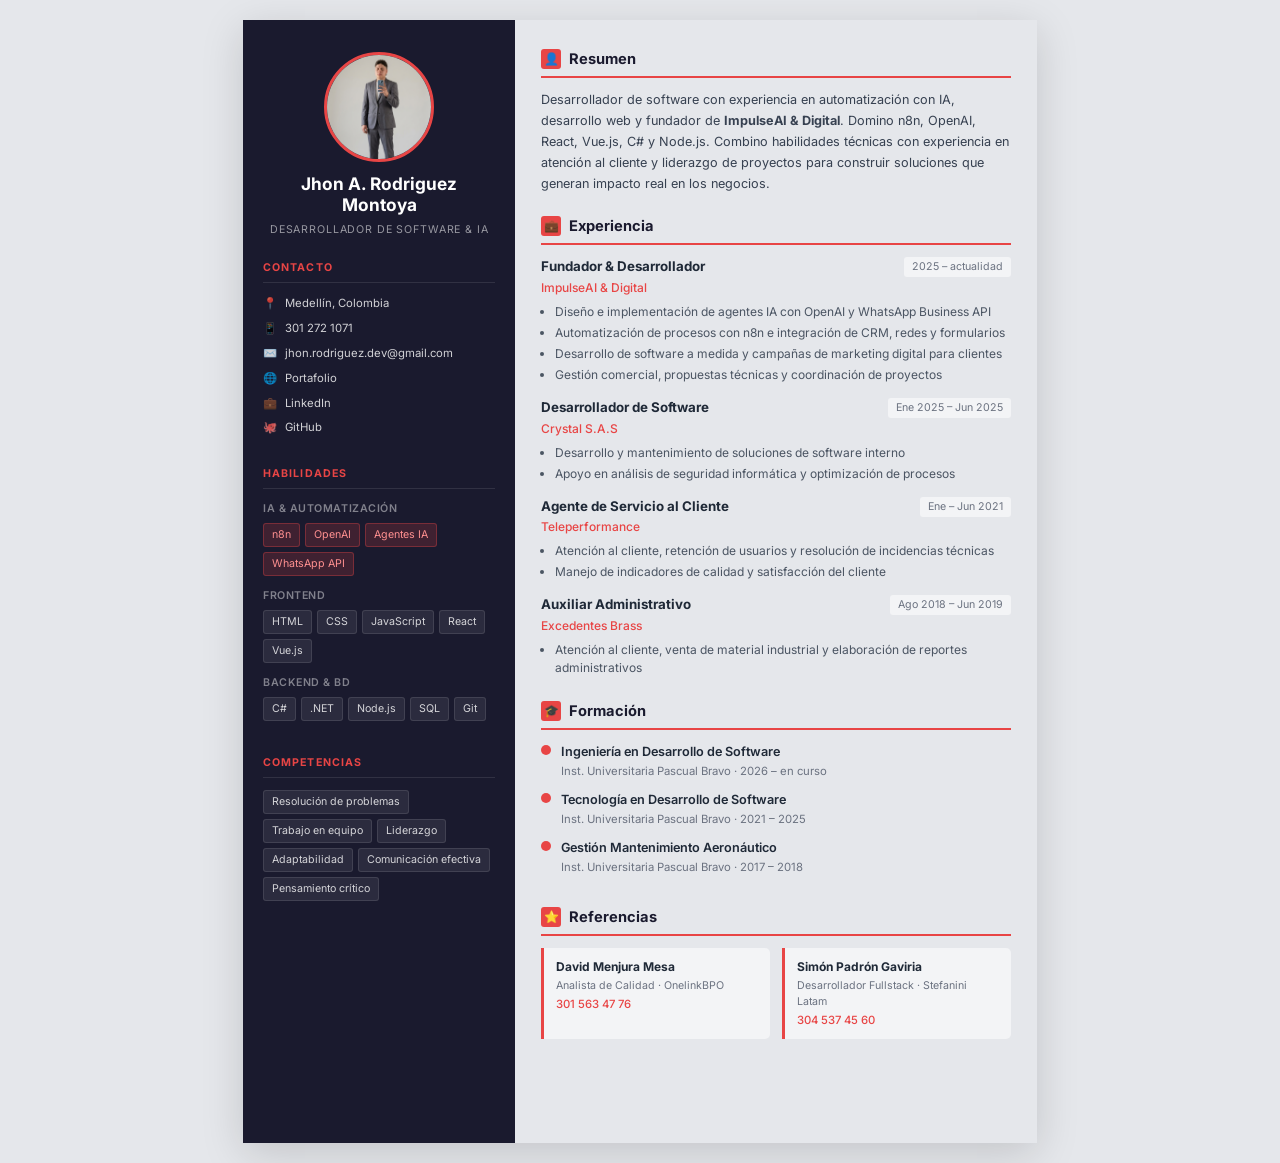
<file: hoja-de-vida.html>
<!DOCTYPE html>
<html lang="es">
<head>
    <meta charset="UTF-8">
    <meta name="viewport" content="width=device-width, initial-scale=1.0">
    <title>Hoja de Vida — Jhon Rodriguez</title>
    <link href="https://fonts.googleapis.com/css2?family=Inter:wght@300;400;500;600;700&display=swap" rel="stylesheet">
    <style>
        * { margin: 0; padding: 0; box-sizing: border-box; }

        :root {
            --dark: #1a1a2e;
            --accent: #e84545;
            --gray: #6b7280;
            --light-gray: #f3f4f6;
            --border: #e5e7eb;
            --text: #1f2937;
        }

        body {
            font-family: 'Inter', sans-serif;
            font-size: 10pt;
            color: var(--text);
            background: #fff;
            line-height: 1.5;
        }

        .page {
            width: 210mm;
            min-height: 297mm;
            margin: 0 auto;
            display: grid;
            grid-template-columns: 72mm 1fr;
        }

        /* SIDEBAR */
        .sidebar {
            background: var(--dark);
            color: #fff;
            padding: 32px 20px;
            display: flex;
            flex-direction: column;
            gap: 22px;
        }

        .profile__photo {
            width: 110px; height: 110px;
            border-radius: 50%;
            object-fit: cover; object-position: center 10%;
            border: 3px solid var(--accent);
            display: block; margin: 0 auto;
        }

        .sidebar__name { text-align: center; margin-top: 12px; }
        .sidebar__name h1 { font-size: 13pt; font-weight: 700; line-height: 1.2; }
        .sidebar__name p { font-size: 8pt; color: rgba(255,255,255,0.55); letter-spacing: 0.08em; text-transform: uppercase; margin-top: 6px; }

        .sidebar__section h3 {
            font-size: 8pt; font-weight: 700; letter-spacing: 0.1em;
            text-transform: uppercase; color: var(--accent);
            border-bottom: 1px solid rgba(255,255,255,0.1);
            padding-bottom: 6px; margin-bottom: 12px;
        }

        .contact__item { display: flex; align-items: flex-start; gap: 8px; margin-bottom: 8px; font-size: 8.5pt; color: rgba(255,255,255,0.8); }
        .contact__item a { color: rgba(255,255,255,0.8); text-decoration: none; word-break: break-all; }

        .skill__group { margin-bottom: 12px; }
        .skill__group-title { font-size: 8pt; font-weight: 600; color: rgba(255,255,255,0.45); text-transform: uppercase; letter-spacing: 0.05em; margin-bottom: 6px; }
        .skill__tags { display: flex; flex-wrap: wrap; gap: 5px; }
        .skill__tag { background: rgba(255,255,255,0.08); border: 1px solid rgba(255,255,255,0.1); color: rgba(255,255,255,0.8); padding: 3px 8px; border-radius: 3px; font-size: 8pt; }
        .skill__tag--accent { background: rgba(232,69,69,0.18); border-color: rgba(232,69,69,0.35); color: #ff9090; }

        /* MAIN */
        .main { padding: 28px 26px; display: flex; flex-direction: column; gap: 20px; }

        .main__section h2 {
            font-size: 11pt; font-weight: 700; color: var(--dark);
            display: flex; align-items: center; gap: 8px;
            margin-bottom: 12px; padding-bottom: 6px;
            border-bottom: 2px solid var(--accent);
        }
        .section-icon {
            background: var(--accent); color: #fff;
            width: 20px; height: 20px; border-radius: 3px;
            display: inline-flex; align-items: center; justify-content: center;
            font-size: 9pt; flex-shrink: 0;
        }

        .summary__text { font-size: 9.5pt; color: #374151; line-height: 1.65; }

        .exp__item { margin-bottom: 14px; }
        .exp__item:last-child { margin-bottom: 0; }
        .exp__header { display: flex; justify-content: space-between; align-items: flex-start; gap: 8px; }
        .exp__title { font-size: 10pt; font-weight: 700; }
        .exp__date { font-size: 8pt; color: var(--gray); white-space: nowrap; background: var(--light-gray); padding: 2px 8px; border-radius: 3px; flex-shrink: 0; }
        .exp__company { font-size: 9pt; font-weight: 500; color: var(--accent); margin: 2px 0 6px; }
        .exp__bullets { padding-left: 14px; }
        .exp__bullets li { font-size: 9pt; color: #4b5563; margin-bottom: 3px; }

        .edu__item { display: flex; gap: 10px; margin-bottom: 10px; }
        .edu__dot { width: 10px; height: 10px; border-radius: 50%; background: var(--accent); flex-shrink: 0; margin-top: 3px; }
        .edu__career { font-size: 9.5pt; font-weight: 600; }
        .edu__school { font-size: 8.5pt; color: var(--gray); margin-top: 2px; }

        .refs__grid { display: grid; grid-template-columns: 1fr 1fr; gap: 12px; }
        .ref__card { background: var(--light-gray); border-left: 3px solid var(--accent); padding: 10px 12px; border-radius: 0 5px 5px 0; }
        .ref__name { font-size: 9pt; font-weight: 700; }
        .ref__company { font-size: 8pt; color: var(--gray); margin: 2px 0; }
        .ref__phone { font-size: 8.5pt; color: var(--accent); font-weight: 500; }

        @media print {
            body { background: #fff; }
            .page { width: 100%; }
            @page { margin: 0; size: A4; }
        }
        @media screen {
            body { background: #e5e7eb; padding: 20px; }
            .page { box-shadow: 0 10px 40px rgba(0,0,0,0.15); }
        }
    </style>
</head>
<body>
<div class="page">

    <aside class="sidebar">
        <div>
            <img src="./assets/foto-perfil.png" alt="Jhon Rodriguez" class="profile__photo">
            <div class="sidebar__name">
                <h1>Jhon A. Rodriguez Montoya</h1>
                <p>Desarrollador de Software & IA</p>
            </div>
        </div>

        <div class="sidebar__section">
            <h3>Contacto</h3>
            <div class="contact__item"><span>📍</span><span>Medellín, Colombia</span></div>
            <div class="contact__item"><span>📱</span><span>301 272 1071</span></div>
            <div class="contact__item"><span>✉️</span><a href="mailto:jhon.rodriguez.dev@gmail.com">jhon.rodriguez.dev@gmail.com</a></div>
            <div class="contact__item"><span>🌐</span><a href="https://jhonrodriguezm.github.io/portafolio/">Portafolio</a></div>
            <div class="contact__item"><span>💼</span><a href="https://www.linkedin.com/in/jhon-rodrigues-a7851a217/">LinkedIn</a></div>
            <div class="contact__item"><span>🐙</span><a href="https://github.com/JhonRodriguezM">GitHub</a></div>
        </div>

        <div class="sidebar__section">
            <h3>Habilidades</h3>
            <div class="skill__group">
                <p class="skill__group-title">IA & Automatización</p>
                <div class="skill__tags">
                    <span class="skill__tag skill__tag--accent">n8n</span>
                    <span class="skill__tag skill__tag--accent">OpenAI</span>
                    <span class="skill__tag skill__tag--accent">Agentes IA</span>
                    <span class="skill__tag skill__tag--accent">WhatsApp API</span>
                </div>
            </div>
            <div class="skill__group">
                <p class="skill__group-title">Frontend</p>
                <div class="skill__tags">
                    <span class="skill__tag">HTML</span>
                    <span class="skill__tag">CSS</span>
                    <span class="skill__tag">JavaScript</span>
                    <span class="skill__tag">React</span>
                    <span class="skill__tag">Vue.js</span>
                </div>
            </div>
            <div class="skill__group">
                <p class="skill__group-title">Backend & BD</p>
                <div class="skill__tags">
                    <span class="skill__tag">C#</span>
                    <span class="skill__tag">.NET</span>
                    <span class="skill__tag">Node.js</span>
                    <span class="skill__tag">SQL</span>
                    <span class="skill__tag">Git</span>
                </div>
            </div>
        </div>

        <div class="sidebar__section">
            <h3>Competencias</h3>
            <div class="skill__tags">
                <span class="skill__tag">Resolución de problemas</span>
                <span class="skill__tag">Trabajo en equipo</span>
                <span class="skill__tag">Liderazgo</span>
                <span class="skill__tag">Adaptabilidad</span>
                <span class="skill__tag">Comunicación efectiva</span>
                <span class="skill__tag">Pensamiento crítico</span>
            </div>
        </div>
    </aside>

    <main class="main">

        <div class="main__section">
            <h2><span class="section-icon">👤</span> Resumen</h2>
            <p class="summary__text">
                Desarrollador de software con experiencia en automatización con IA, desarrollo web y fundador de <strong>ImpulseAI & Digital</strong>. Domino n8n, OpenAI, React, Vue.js, C# y Node.js. Combino habilidades técnicas con experiencia en atención al cliente y liderazgo de proyectos para construir soluciones que generan impacto real en los negocios.
            </p>
        </div>

        <div class="main__section">
            <h2><span class="section-icon">💼</span> Experiencia</h2>

            <div class="exp__item">
                <div class="exp__header">
                    <div>
                        <p class="exp__title">Fundador & Desarrollador</p>
                        <p class="exp__company">ImpulseAI & Digital</p>
                    </div>
                    <span class="exp__date">2025 – actualidad</span>
                </div>
                <ul class="exp__bullets">
                    <li>Diseño e implementación de agentes IA con OpenAI y WhatsApp Business API</li>
                    <li>Automatización de procesos con n8n e integración de CRM, redes y formularios</li>
                    <li>Desarrollo de software a medida y campañas de marketing digital para clientes</li>
                    <li>Gestión comercial, propuestas técnicas y coordinación de proyectos</li>
                </ul>
            </div>

            <div class="exp__item">
                <div class="exp__header">
                    <div>
                        <p class="exp__title">Desarrollador de Software</p>
                        <p class="exp__company">Crystal S.A.S</p>
                    </div>
                    <span class="exp__date">Ene 2025 – Jun 2025</span>
                </div>
                <ul class="exp__bullets">
                    <li>Desarrollo y mantenimiento de soluciones de software interno</li>
                    <li>Apoyo en análisis de seguridad informática y optimización de procesos</li>
                </ul>
            </div>

            <div class="exp__item">
                <div class="exp__header">
                    <div>
                        <p class="exp__title">Agente de Servicio al Cliente</p>
                        <p class="exp__company">Teleperformance</p>
                    </div>
                    <span class="exp__date">Ene – Jun 2021</span>
                </div>
                <ul class="exp__bullets">
                    <li>Atención al cliente, retención de usuarios y resolución de incidencias técnicas</li>
                    <li>Manejo de indicadores de calidad y satisfacción del cliente</li>
                </ul>
            </div>

            <div class="exp__item">
                <div class="exp__header">
                    <div>
                        <p class="exp__title">Auxiliar Administrativo</p>
                        <p class="exp__company">Excedentes Brass</p>
                    </div>
                    <span class="exp__date">Ago 2018 – Jun 2019</span>
                </div>
                <ul class="exp__bullets">
                    <li>Atención al cliente, venta de material industrial y elaboración de reportes administrativos</li>
                </ul>
            </div>
        </div>

        <div class="main__section">
            <h2><span class="section-icon">🎓</span> Formación</h2>
            <div class="edu__item">
                <div class="edu__dot"></div>
                <div><p class="edu__career">Ingeniería en Desarrollo de Software</p><p class="edu__school">Inst. Universitaria Pascual Bravo · 2026 – en curso</p></div>
            </div>
            <div class="edu__item">
                <div class="edu__dot"></div>
                <div><p class="edu__career">Tecnología en Desarrollo de Software</p><p class="edu__school">Inst. Universitaria Pascual Bravo · 2021 – 2025</p></div>
            </div>
            <div class="edu__item">
                <div class="edu__dot"></div>
                <div><p class="edu__career">Gestión Mantenimiento Aeronáutico</p><p class="edu__school">Inst. Universitaria Pascual Bravo · 2017 – 2018</p></div>
            </div>
        </div>

        <div class="main__section">
            <h2><span class="section-icon">⭐</span> Referencias</h2>
            <div class="refs__grid">
                <div class="ref__card">
                    <p class="ref__name">David Menjura Mesa</p>
                    <p class="ref__company">Analista de Calidad · OnelinkBPO</p>
                    <p class="ref__phone">301 563 47 76</p>
                </div>
                <div class="ref__card">
                    <p class="ref__name">Simón Padrón Gaviria</p>
                    <p class="ref__company">Desarrollador Fullstack · Stefanini Latam</p>
                    <p class="ref__phone">304 537 45 60</p>
                </div>
            </div>
        </div>

    </main>
</div>
</body>
</html>
</file>
